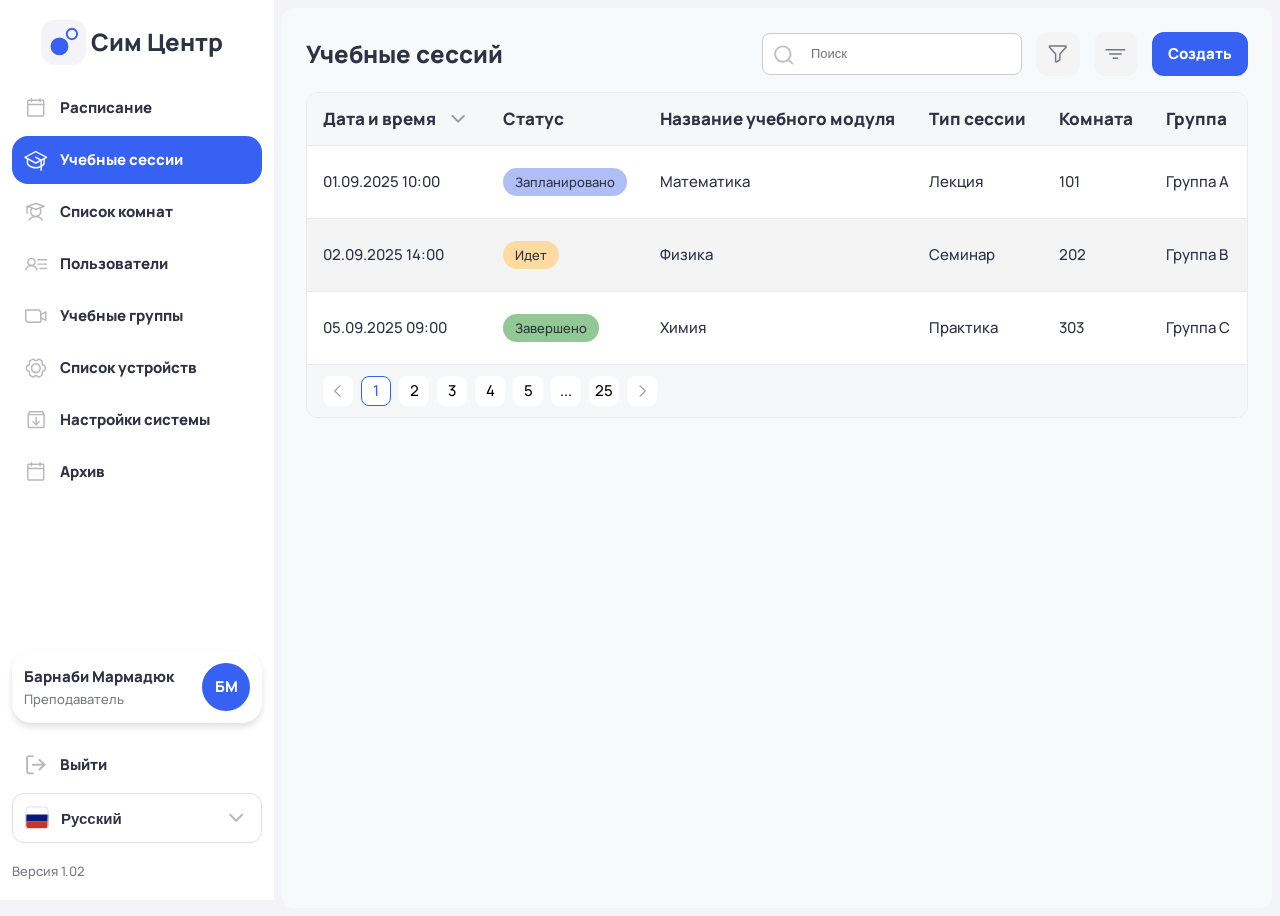
<file: index.html>
<!DOCTYPE html>
<html lang="ru">
<head>
    <meta charset="UTF-8">
    <meta name="viewport" content="width=device-width, initial-scale=1.0">
    <title>Сим Центр</title>
    <link rel="stylesheet" href="style.css">
    <link rel="preconnect" href="https://fonts.googleapis.com">
    <link rel="preconnect" href="https://fonts.gstatic.com" crossorigin>
    <link href="https://fonts.googleapis.com/css2?family=Manrope:wght@200..800&display=swap" rel="stylesheet">
</head>
<body>
    <menu>
        <div class="logo">
            <img class="logoImg" src="icons/logo.svg" alt="logo"/>
            <div class="logoText">Сим Центр</div>
        </div>
        <div class="tabs">
            <div class="tab">
                <img class="tabIcon" src="icons/calendar.svg" alt="menuIcon"/>
                <div class="tabText">Расписание</div>
            </div>
            <div class="tab">
                <img class="tabIcon" src="icons/GraduationCap.svg" alt="menuIcon"/>
                <div class="tabText">Учебные сессии</div>
            </div>
            <div class="tab">
                <img class="tabIcon" src="icons/Student.svg" alt="menuIcon"/>
                <div class="tabText">Список комнат</div>
            </div>
            <div class="tab">
                <img class="tabIcon" src="icons/UserList.svg" alt="menuIcon"/>
                <div class="tabText">Пользователи</div>
            </div>
            <div class="tab">
                <img class="tabIcon" src="icons/camera.svg" alt="menuIcon"/>
                <div class="tabText">Учебные группы</div>
            </div>
            <div class="tab">
                <img class="tabIcon" src="icons/settings.svg" alt="menuIcon"/>
                <div class="tabText">Список устройств</div>
            </div>
            <div class="tab">
                <img class="tabIcon" src="icons/download.svg" alt="menuIcon"/>
                <div class="tabText">Настройки системы</div>
            </div>
            <div class="tab">
                <img class="tabIcon" src="icons/calendar.svg" alt="menuIcon"/>
                <div class="tabText">Архив</div>
            </div>
        </div>

        <div class="user">
            <div class="userInfo">
                <div class="userName">Барнаби Мармадюк</div>
                <div class="userStatus">Преподаватель</div>
            </div>
            <div class="userAvatar">БМ</div>
        </div>
        <div class="exit">
            <img src="icons/log-out.svg" alt="logout"/>
            <div class="exitText">Выйти</div>
        </div>

        <div class="language">
            <img class="flag" src="icons/russia.svg" alt="Russia">
            <select class="languageSelect">
                <option>Русский</option>
            </select>
        </div>

        <div class="version">
            Версия 1.02
        </div>
    </menu>
    <div class="main">
        <header>
            <div>Учебные сессий</div>
            <div class="icon-bar">
                <div class="search-wrapper">
                    <img src="icons/search.svg" alt="Поиск" class="search-icon">
                    <input type="text" placeholder="Поиск" class="search-input">
                </div>
                <img src="icons/hopper.svg" alt="Filter" class="icon">
                <img src="icons/3lines.svg" alt="Menu" class="icon">
                <button class="submit-btn">Создать</button>
            </div>
        </header>

        <table>
            <thead>
            <tr>
                <th>
                    <span class="th-flex">
                        Дата и время
                        <img src="icons/down-arrow.svg" alt="Сортировка" class="th-icon">
                    </span>
                </th>
                <th>Статус</th>
                <th>Название учебного модуля</th>
                <th>Тип сессии</th>
                <th>Комната</th>
                <th>Группа</th>
            </tr>
            </thead>
            <tbody>
            <tr>
                <td>01.09.2025 10:00</td>
                <td><span class="status planned">Запланировано</span></td>
                <td>Математика</td>
                <td>Лекция</td>
                <td>101</td>
                <td>Группа A</td>
            </tr>
            <tr>
                <td>02.09.2025 14:00</td>
                <td><span class="status progress">Идет</span></td>
                <td>Физика</td>
                <td>Семинар</td>
                <td>202</td>
                <td>Группа B</td>
            </tr>
            <tr>
                <td>05.09.2025 09:00</td>
                <td><span class="status done">Завершено</span></td>
                <td>Химия</td>
                <td>Практика</td>
                <td>303</td>
                <td>Группа C</td>
            </tr>


            </tbody>

            <!-- ПАГИНАЦИЯ -->
            <tfoot>
            <tr>
                <td colspan="6">
                    <div class="pagination">
                        <button class="page-btn prev">
                            <img src="icons/arrowLeft.svg" alt="Назад">
                        </button>
                        <button class="page-btn active">1</button>
                        <button class="page-btn">2</button>
                        <button class="page-btn">3</button>
                        <button class="page-btn">4</button>
                        <button class="page-btn">5</button>
                        <button class="page-btn">...</button>
                        <button class="page-btn">25</button>
                        <button class="page-btn next">
                            <img src="icons/arrowRight.svg" alt="Вперед">
                        </button>
                    </div>
                </td>
            </tr>
            </tfoot>

        </table>
    </div>




</body>
</html>
</file>
<file: style.css>
/* http://meyerweb.com/eric/tools/css/reset/
   v2.0 | 20110126
   License: none (public domain)
*/

html, body, div, span, applet, object, iframe,
h1, h2, h3, h4, h5, h6, p, blockquote, pre,
a, abbr, acronym, address, big, cite, code,
del, dfn, em, img, ins, kbd, q, s, samp,
small, strike, strong, sub, sup, tt, var,
b, u, i, center,
dl, dt, dd, ol, ul, li,
fieldset, form, label, legend,
table, caption, tbody, tfoot, thead, tr, th, td,
article, aside, canvas, details, embed,
figure, figcaption, footer, header, hgroup,
menu, nav, output, ruby, section, summary,
time, mark, audio, video {
    margin: 0;
    padding: 0;
    border: 0;
    font-size: 100%;
    font: inherit;
    vertical-align: baseline;
}
/* HTML5 display-role reset for older browsers */
article, aside, details, figcaption, figure,
footer, header, hgroup, menu, nav, section {
    display: block;
}
body {
    line-height: 1;
}
ol, ul {
    list-style: none;
}
blockquote, q {
    quotes: none;
}
blockquote:before, blockquote:after,
q:before, q:after {
    content: '';
    content: none;
}
table {
    border-collapse: collapse;
    border-spacing: 0;
}


/* style.css */

menu {
    width: 274px;
    height: 100vh;
    background: #fff;
    margin-right: 8px;
    display: flex;
    flex-direction: column;
    position: fixed;
    left: 0;
    top: 0;
    overflow-y: hidden;
}

* {
    box-sizing: border-box;
    margin: 0;
    padding: 0;
}

body {
    font-family: "Manrope", sans-serif;
    background: #F4F4F8;
    color: #2F3144;
}

.logo {
    display: flex;
    align-items: center;
    padding: 19px 41px;
}

.logoImg {
    width: 46px;
    height: 46px;
    margin-right: 4px;
}

.logoText {
    font-size: 24px;
    font-weight: 800;
    line-height: 28px;
    letter-spacing: 0px;
}

.tabs {
    padding: 0 12px;
    display: flex;
    flex-direction: column;
}

.tab {
    display: flex;
    align-items: center;
    padding: 12px;
    border-radius: 16px;
    margin-bottom: 4px;
    cursor: pointer;
    transition: background 0.2s;
}

.tab:hover {
    background: #F4F4F4;
}

.tabIcon {
    width: 24px;
    height: 24px;
    margin-right: 12px;
    filter: grayscale(100%) opacity(0.7);
}

.tabText {
    font-size: 15px;
    line-height: 24px;
    letter-spacing: 0;
    font-weight: 800;
}

.tab:nth-child(2) {
    background: #3761F3;
}

.tab:nth-child(2) .tabText {
    color: #fff;
}

.tab:nth-child(2) .tabIcon {
    filter: brightness(0) invert(1);
}

.user {
    display: flex;
    align-items: center;
    cursor: pointer;
    justify-content: space-between;
    padding: 12px;
    border-radius: 20px;
    margin: auto 12px 18px;
    box-shadow: 0 4px 6px #0000001F;
}

.user .userAvatar {
    width: 48px;
    height: 48px;
    border-radius: 48px;
    background: #3761F3;
    color: #fff;
    font-size: 15px;
    font-weight: 800;
    line-height: 24px;
    letter-spacing: 0;
    display: flex;
    align-items: center;
    justify-content: center;
    flex-shrink: 0;
}

.userInfo {
    display: flex;
    flex-direction: column;
}

.userName {
    font-size: 15px;
    font-weight: 800;
    line-height: 24px;
    letter-spacing: 0;
}

.userStatus {
    font-size: 13px;
    font-weight: 500;
    line-height: 20px;
    letter-spacing: 0;
    color: #2F3144A6;
}

.exit {
    display: flex;
    align-items: center;
    padding: 12px;
    cursor: pointer;
    margin-left: 12px;
    margin-right: 12px;
    border-radius: 20px;
    margin-bottom: 4px;
    transition: background 0.2s;
}

.exit:hover {
    background: #f0f0f0;
}

.exit img {
    width: 24px;
    height: 24px;
    margin-right: 12px;
    filter: grayscale(100%) opacity(0.7);
}

.exitText {
    font-size: 15px;
    font-weight: 800;
    line-height: 24px;
    letter-spacing: 0;
}


.language {
    display: flex;
    align-items: center;
    margin-right: 12px;
    margin-left: 12px;
    padding: 12px;
    border-radius: 12px;
    cursor: pointer;
    position: relative;
    border: 1px solid #E0E0E0;
    margin-bottom: 18px;
    transition: background 0.2s;
}

.language:hover {
    background: #f0f0f0;
}

.flag {
    width: 24px;
    height: 24px;
    margin-right: 12px;
    border-radius: 4px;
}

.languageSelect {
    font-size: 15px;
    font-weight: 600;
    background: transparent;
    letter-spacing: 0;
    border: none;
    appearance: none;
    cursor: pointer;
    flex: 1;
    padding: 0;
    color: inherit;
}


.language::after {
    content: '';
    background: url('icons/down-arrow.svg') no-repeat center; /* Assume you have a down arrow icon */
    width: 20px;
    height: 20px;
    position: absolute;
    right: 15px;
    filter: grayscale(100%) opacity(0.7);
}

.version {
    font-size: 13px;
    font-weight: 500;
    line-height: 20px;
    letter-spacing: 0;
    color: #2F3144A6;
    text-align: left;
    margin-left: 12px;
    margin-bottom: 19px;
}



/*MAIN*/

.main {
    background-color: #ffffff;
    height: 100vh;
    margin: 8px 8px 8px 282px;
    border-radius: 12px;
}

* {
    box-sizing: border-box;
    margin: 0;
    padding: 0;
    font-family: Arial, sans-serif;
}

.main {
    color: #2F3144;
    padding: 24px;
    background: #f8f9fb;
    height: 100vh;
}

header {
    display: flex;
    justify-content: space-between;
    align-items: center;
    margin-bottom: 16px;
}

header > div:first-child {
    font-size: 24px;
    font-weight: 800;
    line-height: 28px;
    letter-spacing: 0;
}

.icon-bar {
    display: flex;
    align-items: center;
    gap: 14px;
}

.search-wrapper {
    position: relative;
    display: flex;
    align-items: center;

}

.search-input {
    padding: 10px 8px 10px 48px;
    border: 1px solid #ccc;
    border-radius: 8px;
    outline: none;
    font-weight: 500;
    font-size: 13px;
    line-height: 20px;
    width: 260px;
}

.search-icon {
    position: absolute;
    left: 10px;
    top: 10px;
    width: 24px;
    height: 24px;
    pointer-events: none;
    opacity: 0.6;
}

.icon {
    width: 44px;
    height: 44px;
    cursor: pointer;
    border-radius: 12px;
    background-color: #F4F4F4;
    padding: 10px;
}

.submit-btn {
    background-color: #3761F3;
    font-family: "Manrope", sans-serif;
    border: none;
    border-radius: 12px;
    padding: 10px 16px;
    color: #fff;
    font-size: 15px;
    line-height: 24px;
    letter-spacing: 0;
    font-weight: 800;
    cursor: pointer;
    transition: background 0.2s;
}

.submit-btn:hover {
    background-color: #3756d6;
}

table {
    width: 100%;
    border-collapse: separate;
    border-spacing: 0;
    background: #fff;
    border-radius: 12px;
    overflow: hidden;
    border: 1px solid #E8EAEC;
}

table th, table td {
    padding: 12px 16px;
    border-bottom: 1px solid #E8EAEC;
    text-align: left;
    font-weight: 800;
    font-size: 17px;
    line-height: 28px;
    letter-spacing: 0;
}


table th {
    background-color: #F4F4F4;
}

table td {
    font-weight: 500;
    font-size: 15px;
    line-height: 24px;
    padding: 22px 16px;
}

table tr:hover td {
    background-color: #F4F4F4;
}

table tbody tr:nth-child(even) {
    background-color: #F4F4F4;
}

.th-flex {
    display: inline-flex;
    align-items: center;
    gap: 10px;
}

.th-icon {
    width: 24px;
    height: 24px;
    cursor: pointer;
    transition: opacity 0.2s;
}

.th-icon:hover {
    opacity: 0.8;
}

/* Статусы */
.status {
    display: inline-block;
    padding: 4px 12px;
    border-radius: 43px;
    font-size: 13px;
    font-weight: 500;
    letter-spacing: 0;
    line-height: 20px;
    white-space: nowrap;
}

.status.planned {
    background-color: #AFBFF5;
}

.status.progress {
    background-color: #FFDAA1;
}

.status.done {
    background-color: #91C893;
}

thead th,
tfoot td {
    background-color: #F5F7F9 !important;
}


tfoot tr td{
    padding: 11px 16px;
    border: none;
}

.pagination {
    display: flex;
    align-items: center;
    gap: 8px;
    justify-content: flex-start;
}

.page-btn {
    font-family: "Manrope", sans-serif;
    background: #fff;
    border: none;
    padding: 10px;
    border-radius: 8px;
    cursor: pointer;
    font-size: 15px;
    font-weight: 500;
    line-height: 24px;
    width: 30px;
    height: 30px;
    display: flex;
    align-items: center;
    justify-content: center;
}

.page-btn img {
    width: 18px;
    height: 18px;
}

.page-btn.active {
    color: #3761F3;
    border: 1px solid #3761F3;
}

.page-btn:hover {
    background: #E0E0E0;
}
</file>
